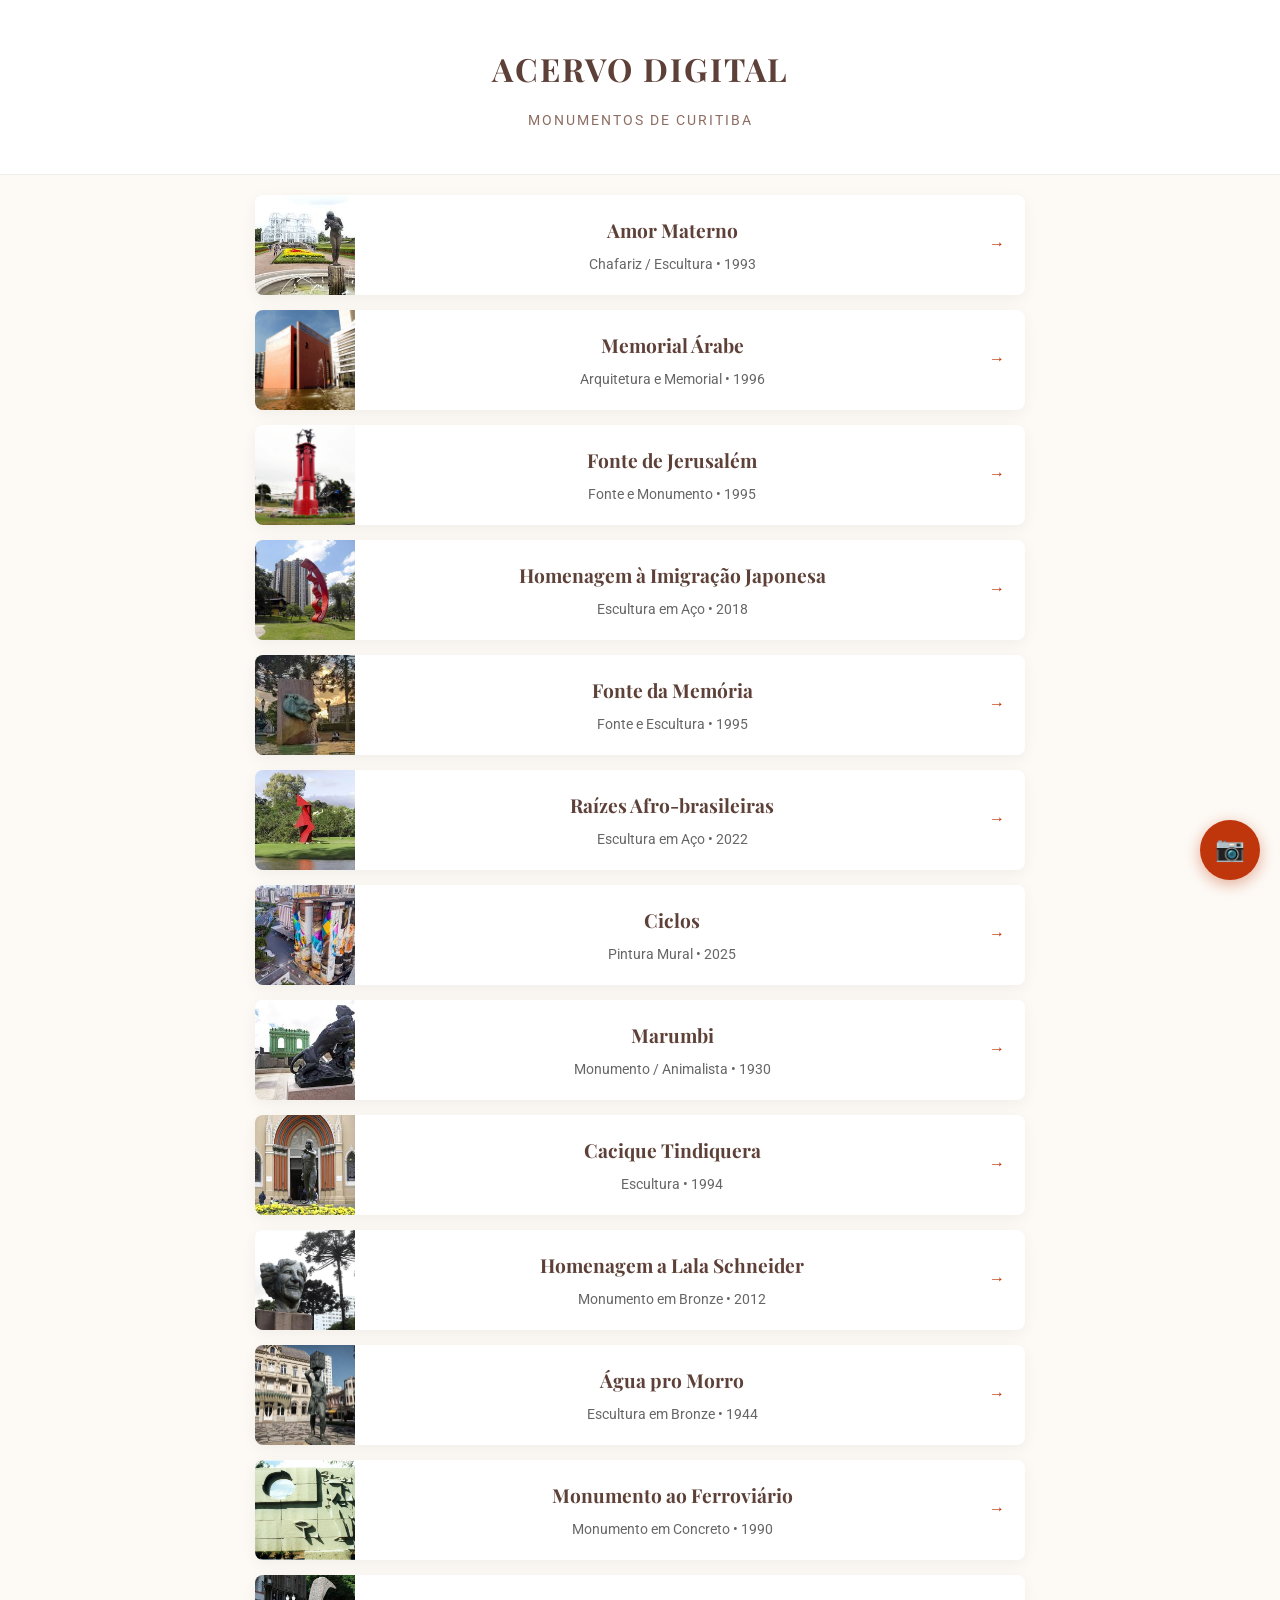
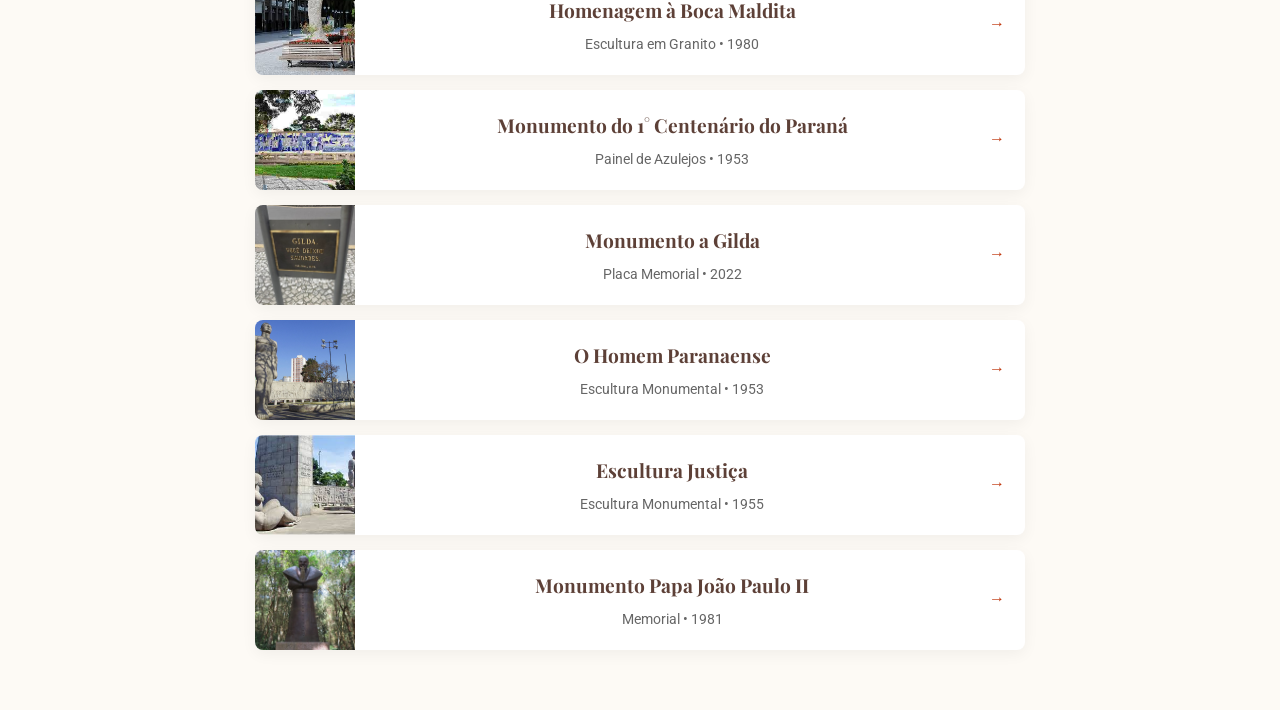
<file: index.html>
<!DOCTYPE html>
<html lang="pt-br">
<head>
    <meta charset="UTF-8">
    <meta name="viewport" content="width=device-width, initial-scale=1.0">
    <title>Memórias Urbanas | Monumento</title>
    <link rel="preconnect" href="https://fonts.googleapis.com">
    <link rel="preconnect" href="https://fonts.gstatic.com" crossorigin>
    <link rel="stylesheet" href="style.css">
    <link href="https://fonts.googleapis.com/css2?family=Playfair+Display:ital,wght@0,700;0,900;1,700&family=Roboto:wght@300;400;700&display=swap" rel="stylesheet">
    <script src="script-home.js"></script>
</head>
<body>

    <div class="page-container">
        <div class="hero-banner">
            <a href="home.html" class="btn-voltar">← Escanear Outro</a>
            <img id="foto-monumento" src="" alt="">
        </div>

        <main class="content">
            <span id="categoria" class="categoria-tag">Carregando...</span>
            <h1 id="nome-monumento">Buscando memórias...</h1>
            <p class="autor-data">Por <span id="autor-monumento"></span>, <span id="ano-monumento"></span></p>

            <div id="historia-texto" class="historia-texto">
                </div>

            <div class="curiosidade-box">
                <h3>O que poucos sabem...</h3>
                <p id="curiosidade-texto"></p>
            </div>
        </main>
        
        <!--
        <img id="foto-monumento" src="" alt="">
        <h1 id="nome-monumento">Carregando...</h1>
        <span id="autor-monumento"></span>
        <span id="ano-monumento"></span>
        <div id="historia-texto"></div>
        <p id="curiosidade-texto"></p>
            -->

    <script src="script-detalhes.js"></script>
</body>

        <footer>
            <p>O que você achou dessa experiência?</p>
            <a href="https://forms.gle/VGrrdsTBfBEYJcrq9" class="btn-pesquisa" target="_blank">Responder Pesquisa</a>
            <p style="margin-top:30px; font-size:0.7rem; opacity:0.6;">Memórias Urbanas Curitiba &copy; 2026</p>
        </footer>
    </div>
</body>
</html>
</file>
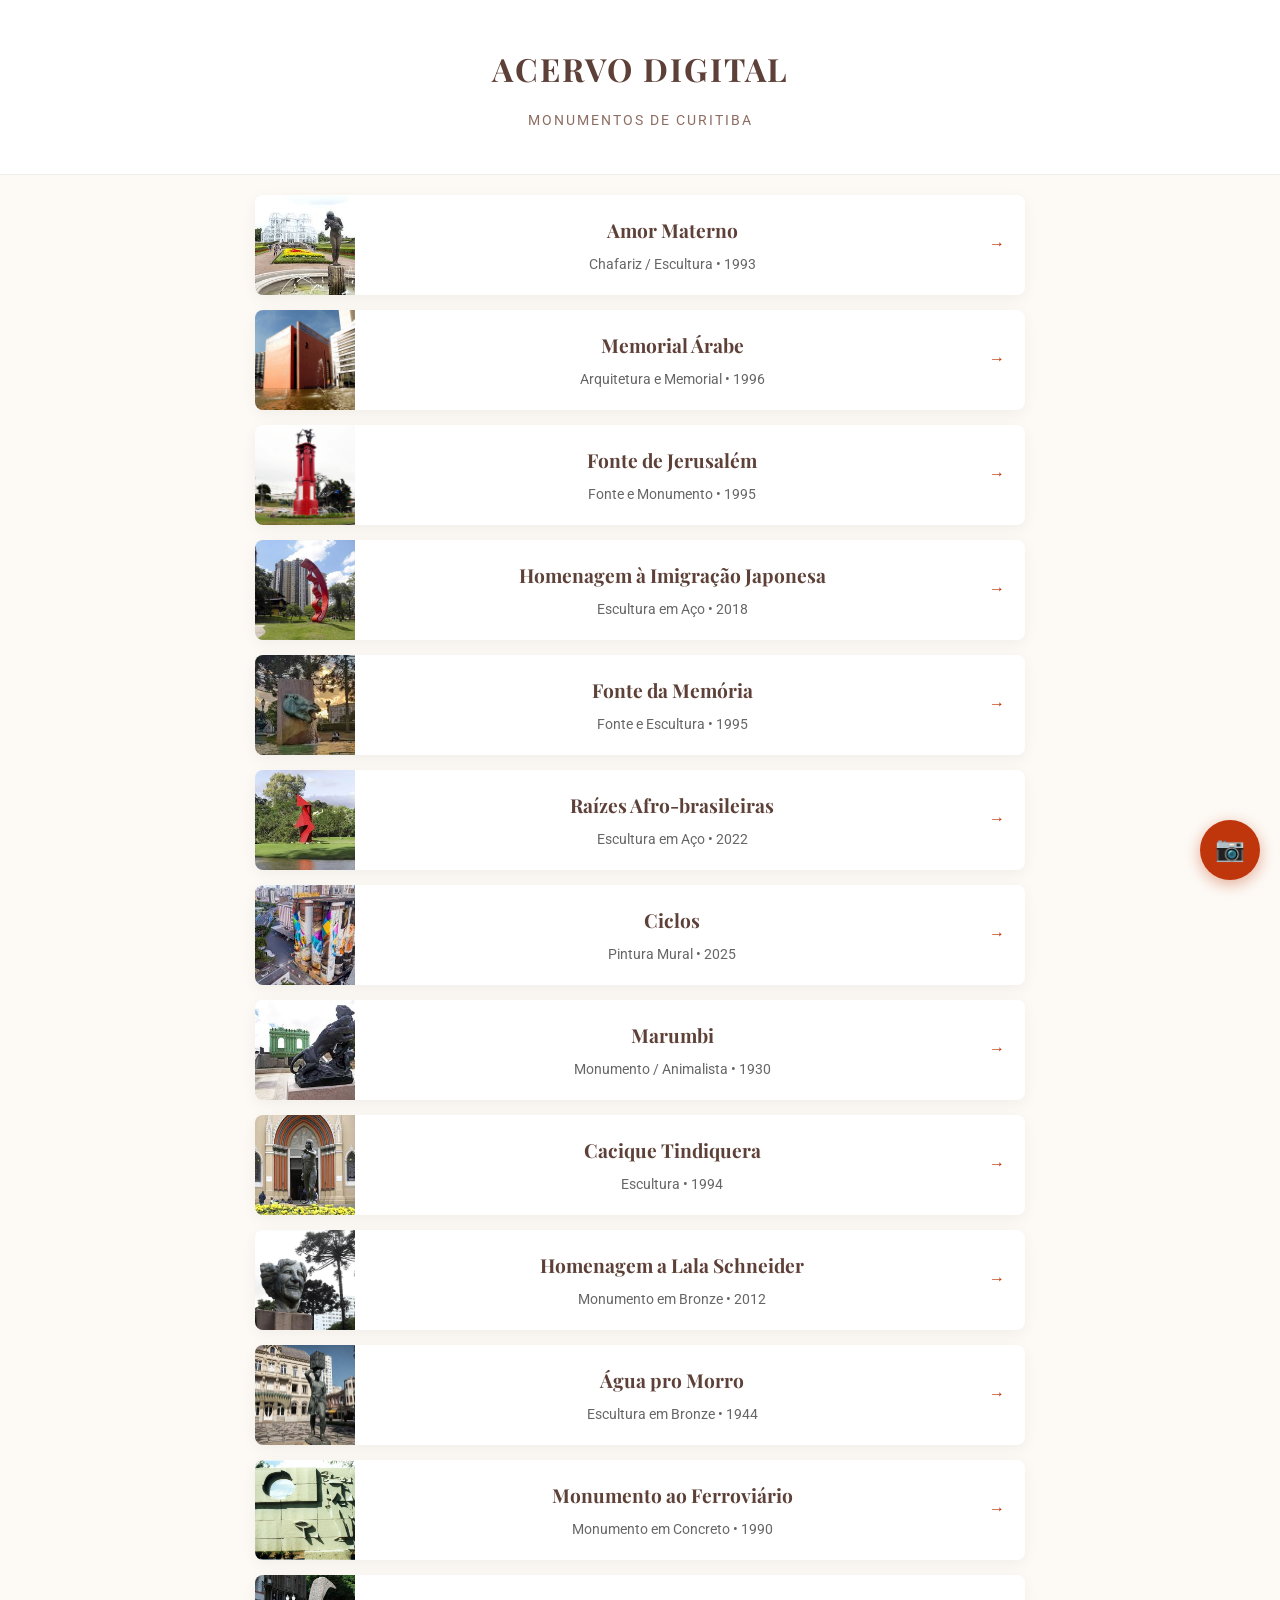
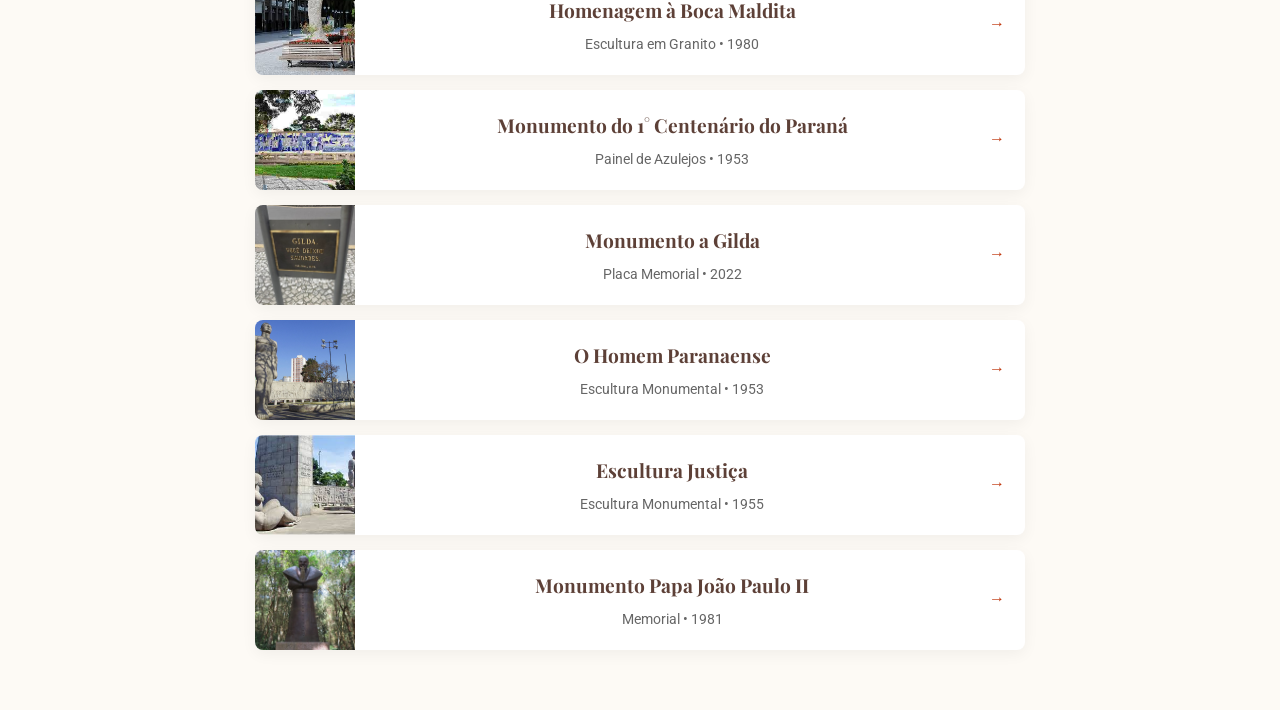
<file: lista.html>
<!DOCTYPE html>
<html lang="pt-br">
<head>
    <meta charset="UTF-8">
    <meta name="viewport" content="width=device-width, initial-scale=1.0">
    <title>Memórias Urbanas | Acervo</title>
    
    <link rel="preconnect" href="https://fonts.googleapis.com">
    <link rel="preconnect" href="https://fonts.gstatic.com" crossorigin>
    <link rel="stylesheet" href="style.css">
    <link href="https://fonts.googleapis.com/css2?family=Playfair+Display:wght@700&family=Roboto:wght@300;400;700&display=swap" rel="stylesheet">
    
</head>
<body>
    <header>
        <h1>Acervo Digital</h1>
        <p class="subtitle">Monumentos de Curitiba</p>
    </header>
    <div class="container" id="lista-monumentos">
        </div>
    <a href="home.html" class="fab-scan" title="Escanear QR Code">📷</a>
    <script src="script-lista.js"></script>
</body>
</html>
</file>
<file: style.css>
:root {
    --cor-fundo: #fdfaf5;
    --cor-museu: #5d4037;
    --cor-destaque: #bf360c;
    --cor-texto: #2c2c2c;
    --cor-museu-escura: #5d4037;
    --cor-destaque: #bf360c;
    --cor-borda: #d7ccc8;
}

body {
    font-family: 'Roboto', sans-serif;
    background: var(--cor-fundo);
    color: var(--cor-museu);
    text-align: center;
    margin: 0;
    padding: 0;
}

.header-home {
    padding: 40px 20px;
    border-bottom: 1px solid #d7ccc8;
}

h1 {
    font-family: 'Playfair Display', serif;
    font-size: 1.8rem;
    text-transform: uppercase;
    letter-spacing: 2px;
}

.scanner-container {
    width: 100%;
    max-width: 500px;
    min-height: 300px; /* Garante que a área exista mesmo antes da câmera abrir */
    margin: 20px auto;
    background-color: #000; /* Fundo preto para você ver onde ele está */
    border-radius: 12px;
    overflow: hidden;
}

/* Isso força os botões e textos da biblioteca a aparecerem com destaque */
#reader {
    border: none !important;
    padding: 10px;
}

#reader button {
    padding: 10px 20px;
    background-color: #bf360c; /* Cor de destaque do seu projeto */
    color: white;
    border: none;
    border-radius: 5px;
    cursor: pointer;
    font-weight: bold;
    margin-top: 10px;
}

.instrucao {
    padding: 20px;
    font-weight: 300;
    font-size: 1.1rem;
    color: #795548;
}

/* Botão para quem não quer usar a câmera */
.btn-lista {
    display: inline-block;
    margin-top: 20px;
    color: var(--cor-destaque);
    text-decoration: none;
    font-weight: 700;
    border-bottom: 1px solid var(--cor-destaque);
}


* {
    box-sizing: border-box;
    margin: 0;
    padding: 0;
}

body {
    font-family: 'Roboto', sans-serif;
    background-color: var(--cor-fundo);
    color: var(--cor-texto);
    line-height: 1.8;
}

.page-container {
    max-width: 600px;
    margin: 0 auto;
    background: #fff;
    min-height: 100vh;
    display: flex;
    flex-direction: column;
    box-shadow: 0 0 30px rgba(0, 0, 0, 0.05);
}

/* Banner Superior */
.hero-banner {
    width: 100%;
    height: 45vh;
    position: relative;
    background: #000;
}

#img-monumento {
    width: 100%;
    height: 100%;
    object-fit: cover;
    display: block;
    opacity: 0.9;
}

/* Conteúdo */
.content {
    padding: 35px 25px;
    flex-grow: 1;
}

.categoria-tag {
    text-transform: uppercase;
    font-size: 0.75rem;
    letter-spacing: 2px;
    color: var(--cor-destaque);
    font-weight: 700;
    margin-bottom: 10px;
    display: block;
}

h1#nome-monumento {
    font-family: 'Playfair Display', serif;
    font-size: 2.2rem;
    color: var(--cor-museu-escura);
    line-height: 1.2;
    margin-bottom: 5px;
}

.autor-data {
    font-style: italic;
    color: #8d6e63;
    margin-bottom: 25px;
    font-size: 1rem;
}

/* Texto da História */
.historia-texto {
    font-size: 1.1rem;
    font-weight: 300;
    text-align: justify;
    margin-bottom: 30px;
}

/* Box de Curiosidade */
.curiosidade-box {
    background-color: #efebe9;
    padding: 25px;
    border-radius: 4px;
    margin: 40px 0;
    border-left: 4px solid var(--cor-destaque);
}

.curiosidade-box h3 {
    font-family: 'Playfair Display', serif;
    font-size: 1.3rem;
    margin-bottom: 10px;
    color: var(--cor-museu-escura);
}

#curiosidade-texto {
    font-style: italic;
    font-size: 1rem;
}

/* Rodapé com Link do Forms */
footer {
    background: var(--cor-museu-escura);
    color: white;
    padding: 40px 25px;
    text-align: center;
}

.btn-pesquisa {
    display: inline-block;
    background: var(--cor-destaque);
    color: white;
    padding: 15px 30px;
    text-decoration: none;
    border-radius: 50px;
    font-weight: 700;
    text-transform: uppercase;
    letter-spacing: 1px;
    margin-top: 15px;
}

/* Botão Voltar */
.btn-voltar {
    position: absolute;
    top: 20px;
    left: 20px;
    background: rgba(255, 255, 255, 0.8);
    color: var(--cor-museu-escura);
    padding: 8px 15px;
    border-radius: 20px;
    text-decoration: none;
    font-size: 0.8rem;
    font-weight: 700;
    z-index: 10;
}

* {
    box-sizing: border-box;
    margin: 0;
    padding: 0;
}

body {
    font-family: 'Roboto', sans-serif;
    background-color: var(--cor-fundo);
    color: var(--cor-texto);
    padding-bottom: 40px;
}

header {
    padding: 40px 20px;
    text-align: center;
    background: white;
    border-bottom: 1px solid #eee;
}

h1 {
    font-family: 'Playfair Display', serif;
    font-size: 2rem;
    color: var(--cor-museu-escura);
}

.subtitle {
    font-size: 0.9rem;
    color: #8d6e63;
    text-transform: uppercase;
    letter-spacing: 2px;
    margin-top: 10px;
}

/* Grid de Monumentos */
.container {
    max-width: 800px;
    margin: 20px auto;
    padding: 0 15px;
    display: grid;
    grid-template-columns: 1fr;
    gap: 15px;
}

/* Cartão do Monumento */
.card {
    background: white;
    border-radius: 8px;
    overflow: hidden;
    display: flex;
    align-items: center;
    text-decoration: none;
    color: inherit;
    box-shadow: 0 4px 15px rgba(0, 0, 0, 0.05);
    transition: transform 0.2s;
}

.card:active {
    transform: scale(0.98);
}

.card-img {
    width: 100px;
    height: 100px;
    object-fit: cover;
}

.card-info {
    padding: 15px;
    flex-grow: 1;
}

.card-info h2 {
    font-family: 'Playfair Display', serif;
    font-size: 1.2rem;
    margin-bottom: 4px;
    color: var(--cor-museu-escura);
}

.card-info p {
    font-size: 0.85rem;
    color: #666;
}

.seta {
    padding-right: 20px;
    color: var(--cor-destaque);
    font-weight: bold;
}

/* Botão Flutuante para Escanear */
.fab-scan {
    position: fixed;
    bottom: 20px;
    right: 20px;
    background: var(--cor-destaque);
    color: white;
    width: 60px;
    height: 60px;
    border-radius: 50%;
    display: flex;
    align-items: center;
    justify-content: center;
    text-decoration: none;
    box-shadow: 0 4px 15px rgba(191, 54, 12, 0.4);
    font-size: 1.5rem;
    z-index: 100;
}
</file>
